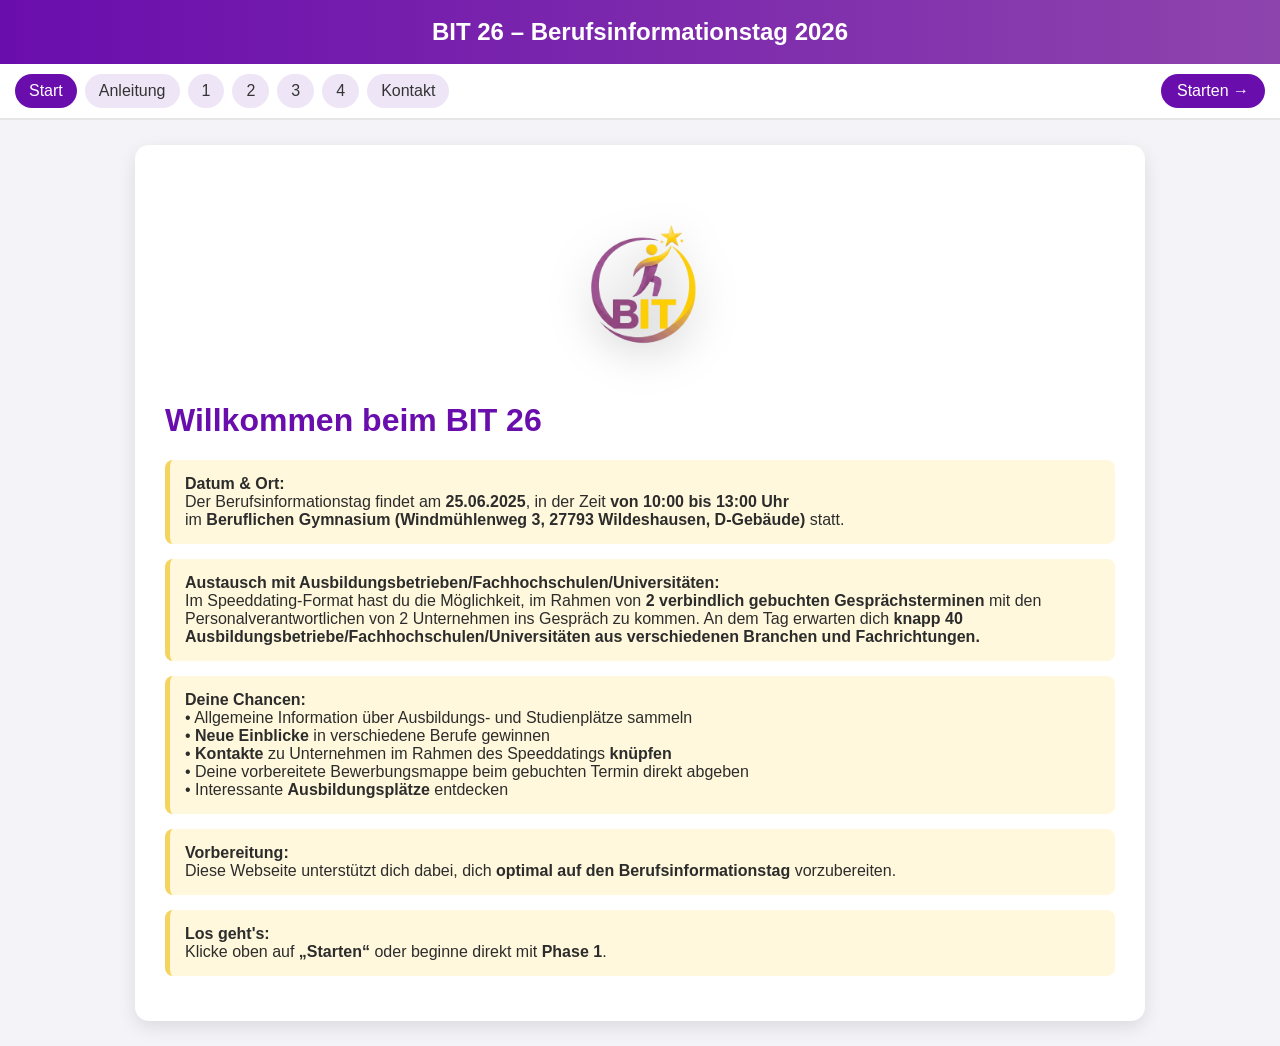
<file: index.html>
<!DOCTYPE html>
<html lang="de">
<head>
<meta charset="UTF-8">
<title>BIT 26 - Start</title>

<link rel="stylesheet" href="style.css">


<link rel="icon" type="image/x-icon" href="./alle logos/BIT.ico">
    
<style>
html {
    scroll-behavior: smooth;
}

body{
    margin:0;
    font-family: Arial, sans-serif;
}

.logo-wrap{
    display:flex;
    justify-content:center;
    margin: 30px 0;
}

.logo{
    width: 250px;
    max-width: 80%;
    height: auto;
    border-radius: 20px;
    filter: drop-shadow(0 10px 20px rgba(0,0,0,0.25));
    transition: transform 0.3s ease;
}

.logo:hover{
    transform: scale(1.05);
}
</style>

<!-- 🔥 SCRIPT für sauberes Seitenverhalten -->
<script defer>
document.addEventListener("DOMContentLoaded", () => {

    // 🔝 Immer nach oben scrollen beim Laden
    window.scrollTo(0, 0);

    // 🔁 Alle Links stabil machen (kein Bug bei mehrfach klicken)
    const links = document.querySelectorAll("a");

    links.forEach(link => {
        link.addEventListener("click", () => {
            document.body.style.pointerEvents = "none"; // verhindert Spam-Klicks
            setTimeout(() => {
                document.body.style.pointerEvents = "auto";
            }, 300);
        });
    });

});
</script>

</head>
<body>

<header>BIT 26 – Berufsinformationstag 2026</header>

<div class="navbar">
    <div class="nav-links">
        <a href="index.html" class="active">Start</a>
        <a href="anleitung.html">Anleitung</a>
        <a href="phase1.html">1</a>
        <a href="phase2.html">2</a>
        <a href="phase3.html">3</a>
        <a href="phase4.html">4</a>
        <a href="kontakt.html">Kontakt</a>
    </div>

    <!-- 👉 WICHTIG: Button bleibt stabil -->
    <a class="next-btn" href="anleitung.html">Starten →</a>
</div>

<div class="container">

<div class="logo-wrap">
    <img src="alle logos/BIT logo.png" alt="BIT Logo.png" class="logo">
</div>

<h1>Willkommen beim BIT 26</h1>

<div class="box">
<strong> Datum & Ort:</strong><br>
Der Berufsinformationstag findet am <strong>25.06.2025</strong>, in der Zeit <strong>von 10:00 bis 13:00 Uhr</strong><br>
im <strong>Beruflichen Gymnasium (Windmühlenweg 3, 27793 Wildeshausen, D-Gebäude)</strong> statt.
</div>

<div class="box">
<strong> Austausch mit Ausbildungsbetrieben/Fachhochschulen/Universitäten:</strong><br>
Im Speeddating-Format hast du die Möglichkeit, im Rahmen von <b>2 verbindlich gebuchten Gesprächsterminen</b> mit den Personalverantwortlichen von 2 Unternehmen ins Gespräch zu kommen. An dem Tag erwarten dich <strong>knapp 40 Ausbildungsbetriebe/Fachhochschulen/Universitäten aus verschiedenen Branchen und Fachrichtungen.</strong><br>
</div>

<div class="box">
<strong> Deine Chancen:</strong><br>
• Allgemeine Information über Ausbildungs- und Studienplätze sammeln<br>
• <b>Neue Einblicke</b> in verschiedene Berufe gewinnen<br>
• <b>Kontakte</b> zu Unternehmen im Rahmen des Speeddatings <b>knüpfen</b><br>
• Deine vorbereitete Bewerbungsmappe beim gebuchten Termin direkt abgeben<br>
• Interessante <strong>Ausbildungsplätze</strong> entdecken
</div>

<div class="box">
<strong> Vorbereitung:</strong><br>
Diese Webseite unterstützt dich dabei, dich <strong>optimal auf den Berufsinformationstag</strong> vorzubereiten.
</div>

<div class="box">
<strong> Los geht's:</strong><br>
Klicke oben auf <strong>„Starten“</strong> oder beginne direkt mit <strong>Phase 1</strong>.
</div>

</div>

</body>
</html>
</file>
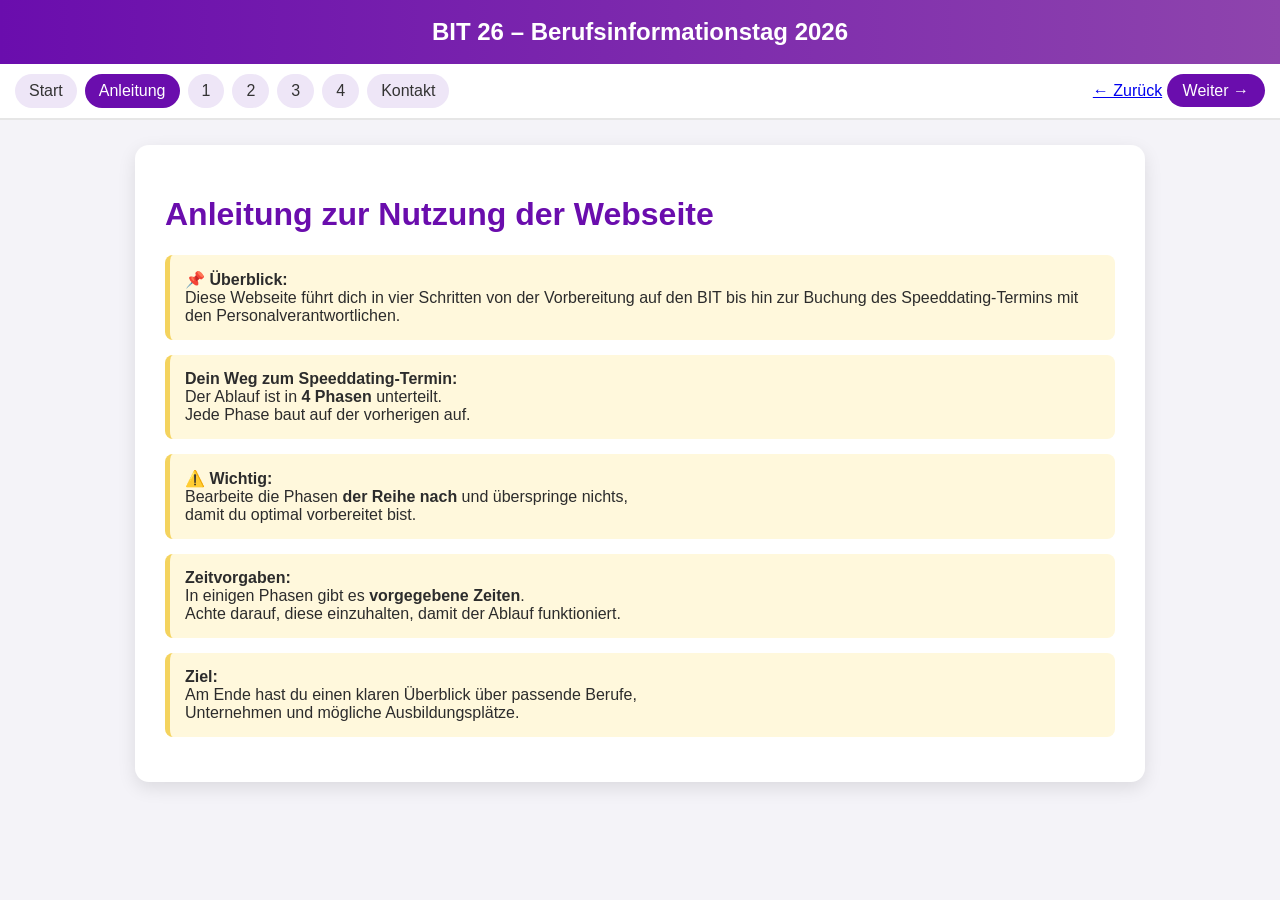
<file: anleitung.html>
<!DOCTYPE html>
<html lang="de">
<head>
<meta charset="UTF-8">
<title>BIT 26 – Anleitung</title>

<link rel="stylesheet" href="style.css">
<link rel="icon" type="image/x-icon" href="./alle logos/BIT.ico">
<style>
html {
    scroll-behavior: smooth;
}

body{
    margin:0;
    font-family: Arial, sans-serif;
}
</style>

<!-- 🔥 SCRIPT für stabiles Klick- & Scrollverhalten -->
<script defer>
document.addEventListener("DOMContentLoaded", () => {

    // 🔝 Immer oben starten
    window.scrollTo(0, 0);

    // 🔁 Schutz gegen mehrfach klicken
    const links = document.querySelectorAll("a");

    links.forEach(link => {
        link.addEventListener("click", () => {
            document.body.style.pointerEvents = "none";
            setTimeout(() => {
                document.body.style.pointerEvents = "auto";
            }, 300);
        });
    });

});
</script>
    
</head>
<body>

<header>BIT 26 – Berufsinformationstag 2026</header>

<div class="navbar">
    <div class="nav-links">
        <a href="index.html">Start</a>
        <a href="anleitung.html" class="active">Anleitung</a>
        <a href="phase1.html">1</a>
        <a href="phase2.html">2</a>
        <a href="phase3.html">3</a>
        <a href="phase4.html">4</a>
        <a href="kontakt.html">Kontakt</a>
    </div>

    <!-- 👉 Navigation verbessert -->
    <div class="nav-actions">
        <a class="back-btn" href="index.html">← Zurück</a>
        <a class="next-btn" href="phase1.html">Weiter →</a>
    </div>
</div>

<div class="container">

<h1>Anleitung zur Nutzung der Webseite</h1>

<div class="box">
<strong>📌 Überblick:</strong><br>
Diese Webseite führt dich in vier Schritten von der Vorbereitung auf den BIT bis hin zur Buchung des Speeddating-Termins mit den Personalverantwortlichen.
</div>

<div class="box">
<strong>Dein Weg zum Speeddating-Termin:</strong><br>
Der Ablauf ist in <strong>4 Phasen</strong> unterteilt.<br>
Jede Phase baut auf der vorherigen auf.
</div>

<div class="box">
<strong>⚠️ Wichtig:</strong><br>
Bearbeite die Phasen <strong>der Reihe nach</strong> und überspringe nichts,<br>
damit du optimal vorbereitet bist.
</div>

<div class="box">
<strong>Zeitvorgaben:</strong><br>
In einigen Phasen gibt es <strong>vorgegebene Zeiten</strong>.<br>
Achte darauf, diese einzuhalten, damit der Ablauf funktioniert.
</div>

<div class="box">
<strong>Ziel:</strong><br>
Am Ende hast du einen klaren Überblick über passende Berufe,<br>
Unternehmen und mögliche Ausbildungsplätze.
</div>

</div>

</body>
</html>
</file>
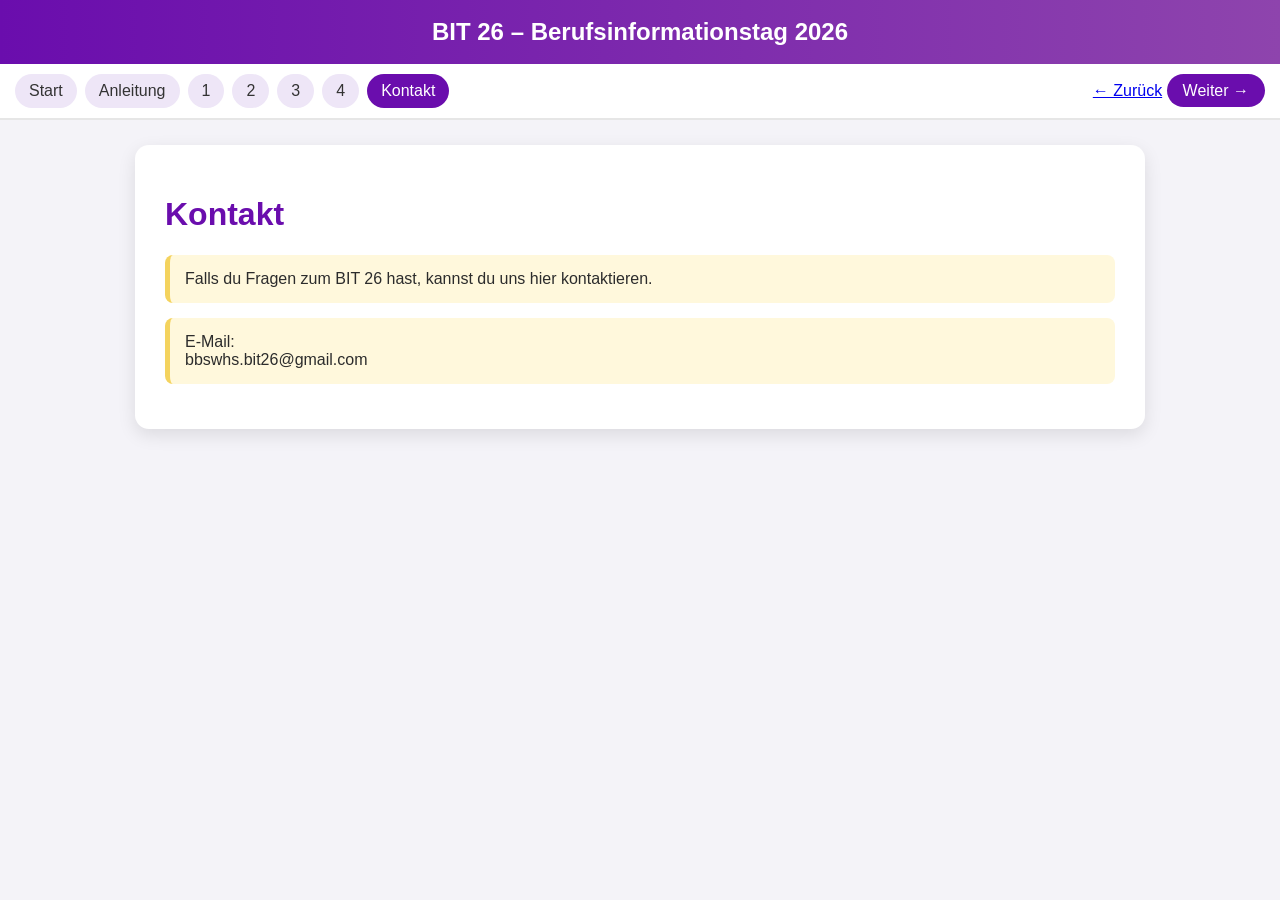
<file: kontakt.html>
<!DOCTYPE html>
<html lang="de">
<head>
<meta charset="UTF-8">
<title>BIT 26 – Kontakt</title>

<link rel="stylesheet" href="style.css">
<link rel="icon" type="image/x-icon" href="./alle logos/BIT.ico">
<style>
html {
    scroll-behavior: smooth;
}

body{
    margin:0;
    font-family: Arial, sans-serif;
}

textarea{
    padding:10px;
    border-radius:10px;
    border:1px solid #ccc;
    resize: vertical;
}
</style>

<script defer>
document.addEventListener("DOMContentLoaded", () => {

    window.scrollTo(0, 0);

    const links = document.querySelectorAll("a");

    links.forEach(link => {
        link.addEventListener("click", () => {
            document.body.style.pointerEvents = "none";
            setTimeout(() => {
                document.body.style.pointerEvents = "auto";
            }, 300);
        });
    });

});
</script>

</head>
<body>

<header>BIT 26 – Berufsinformationstag 2026</header>

<div class="navbar">
    <div class="nav-links">
        <a href="index.html">Start</a>
        <a href="anleitung.html">Anleitung</a>
        <a href="phase1.html">1</a>
        <a href="phase2.html">2</a>
        <a href="phase3.html">3</a>
        <a href="phase4.html">4</a>
        <a href="kontakt.html" class="active">Kontakt</a>
    </div>

    <div class="nav-actions">
        <a class="back-btn" href="phase4.html">← Zurück</a>
        <a class="next-btn" href="index.html">Weiter →</a>
    </div>
</div>

<div class="container">

<h1>Kontakt</h1>

<div class="box">
Falls du Fragen zum BIT 26 hast, kannst du uns hier kontaktieren.
</div>

<div class="box">
E-Mail:<br>
bbswhs.bit26@gmail.com
</div>

</form>

</div>

</div>

</body>
</html>
</file>
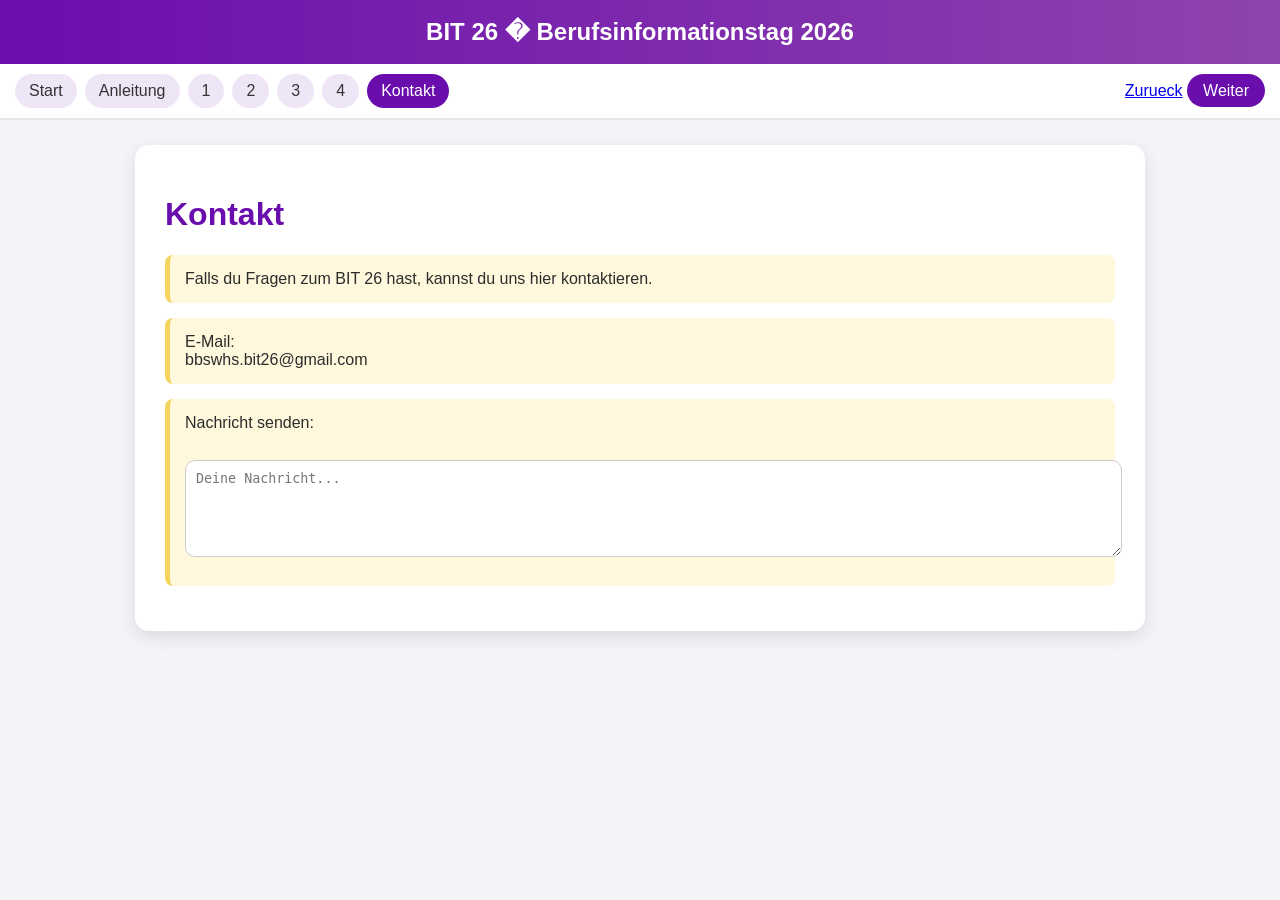
<file: kontakt2.html>
<!DOCTYPE html>
<html lang="de">
<head>
<meta charset="UTF-8">
<title>BIT 26 - Kontakt</title>

<link rel="stylesheet" href="style.css">

<style>
html {
    scroll-behavior: smooth;
}

body{
    margin:0;
    font-family: Arial, sans-serif;
}

textarea{
    padding:10px;
    border-radius:10px;
    border:1px solid #ccc;
    resize: vertical;
}
</style>

<script defer>
document.addEventListener("DOMContentLoaded", () => {

    window.scrollTo(0, 0);

    const links = document.querySelectorAll("a");

    links.forEach(link => {
        link.addEventListener("click", () => {
            document.body.style.pointerEvents = "none";
            setTimeout(() => {
                document.body.style.pointerEvents = "auto";
            }, 300);
        });
    });

});
</script>

</head>
<body>

<header>BIT 26 � Berufsinformationstag 2026</header>

<div class="navbar">
    <div class="nav-links">
        <a href="index.html">Start</a>
        <a href="anleitung.html">Anleitung</a>
        <a href="phase1.html">1</a>
        <a href="phase2.html">2</a>
        <a href="phase3.html">3</a>
        <a href="phase4.html">4</a>
        <a href="kontakt.html" class="active">Kontakt</a>
    </div>

    <div class="nav-actions">
        <a class="back-btn" href="phase4.html">Zurueck</a>
        <a class="next-btn" href="index.html">Weiter</a>
    </div>
</div>

<div class="container">

<h1>Kontakt</h1>

<div class="box">
Falls du Fragen zum BIT 26 hast, kannst du uns hier kontaktieren.
</div>

<div class="box">
E-Mail:<br>
bbswhs.bit26@gmail.com
</div>

<div class="box">
Nachricht senden:<br><br>

<form onsubmit="return false;">
<textarea rows="5" style="width:100%;" placeholder="Deine Nachricht..."></textarea>
</form>

</div>

</div>

</body>
</html>
</file>
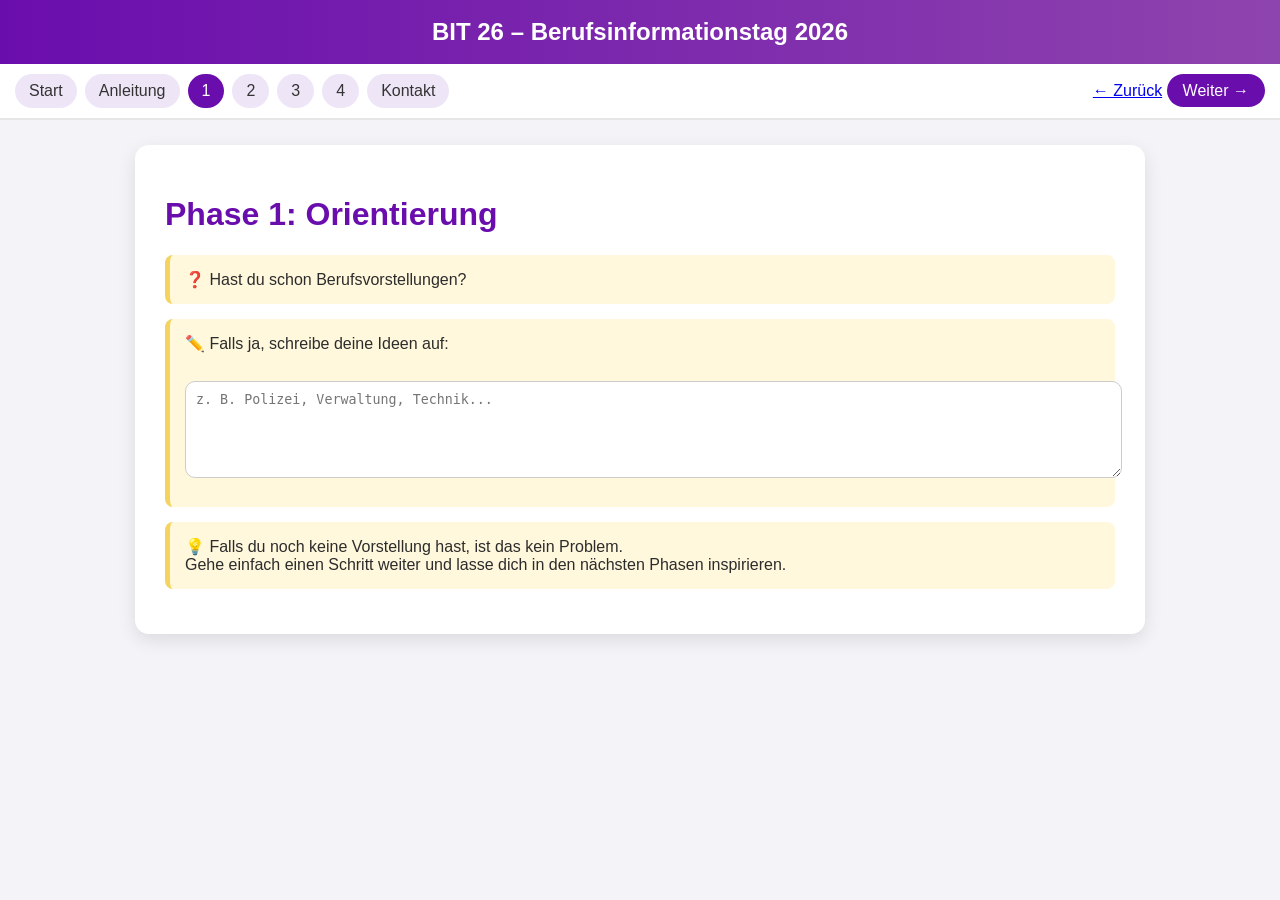
<file: phase1.html>
<!DOCTYPE html>
<html lang="de">
<head>
<meta charset="UTF-8">
<title>BIT 26 – Phase 1</title>

<link rel="stylesheet" href="style.css">
<link rel="icon" type="image/x-icon" href="./alle logos/BIT.ico">
<style>
html {
    scroll-behavior: smooth;
}

body{
    margin:0;
    font-family: Arial, sans-serif;
}

textarea{
    padding:10px;
    border-radius:10px;
    border:1px solid #ccc;
    resize: vertical;
}
</style>

<!-- 🔥 SCRIPT -->
<script defer>
document.addEventListener("DOMContentLoaded", () => {

    // 🔝 Immer oben starten
    window.scrollTo(0, 0);

    // 🔁 Klick-Schutz
    const links = document.querySelectorAll("a");

    links.forEach(link => {
        link.addEventListener("click", () => {
            document.body.style.pointerEvents = "none";
            setTimeout(() => {
                document.body.style.pointerEvents = "auto";
            }, 300);
        });
    });

});
</script>

</head>
<body>

<header>BIT 26 – Berufsinformationstag 2026</header>

<div class="navbar">
    <div class="nav-links">
        <a href="index.html">Start</a>
        <a href="anleitung.html">Anleitung</a>
        <a href="phase1.html" class="active">1</a>
        <a href="phase2.html">2</a>
        <a href="phase3.html">3</a>
        <a href="phase4.html">4</a>
        <a href="kontakt.html">Kontakt</a>
    </div>

    <!-- 👉 RICHTIGE Navigation -->
    <div class="nav-actions">
        <a class="back-btn" href="anleitung.html">← Zurück</a>
        <a class="next-btn" href="phase2.html">Weiter →</a>
    </div>
</div>

<div class="container">

<h1>Phase 1: Orientierung</h1>

<div class="box">
❓ Hast du schon Berufsvorstellungen?
</div>

<div class="box">
✏️ Falls ja, schreibe deine Ideen auf:
<br><br>

<form onsubmit="return false;">
<textarea rows="5" style="width:100%;" placeholder="z. B. Polizei, Verwaltung, Technik..."></textarea>
</form>
</div>

<div class="box">
💡 Falls du noch keine Vorstellung hast, ist das kein Problem.<br>
Gehe einfach einen Schritt weiter und lasse dich in den nächsten Phasen inspirieren.
</div>

</div>

</body>
</html>
</file>
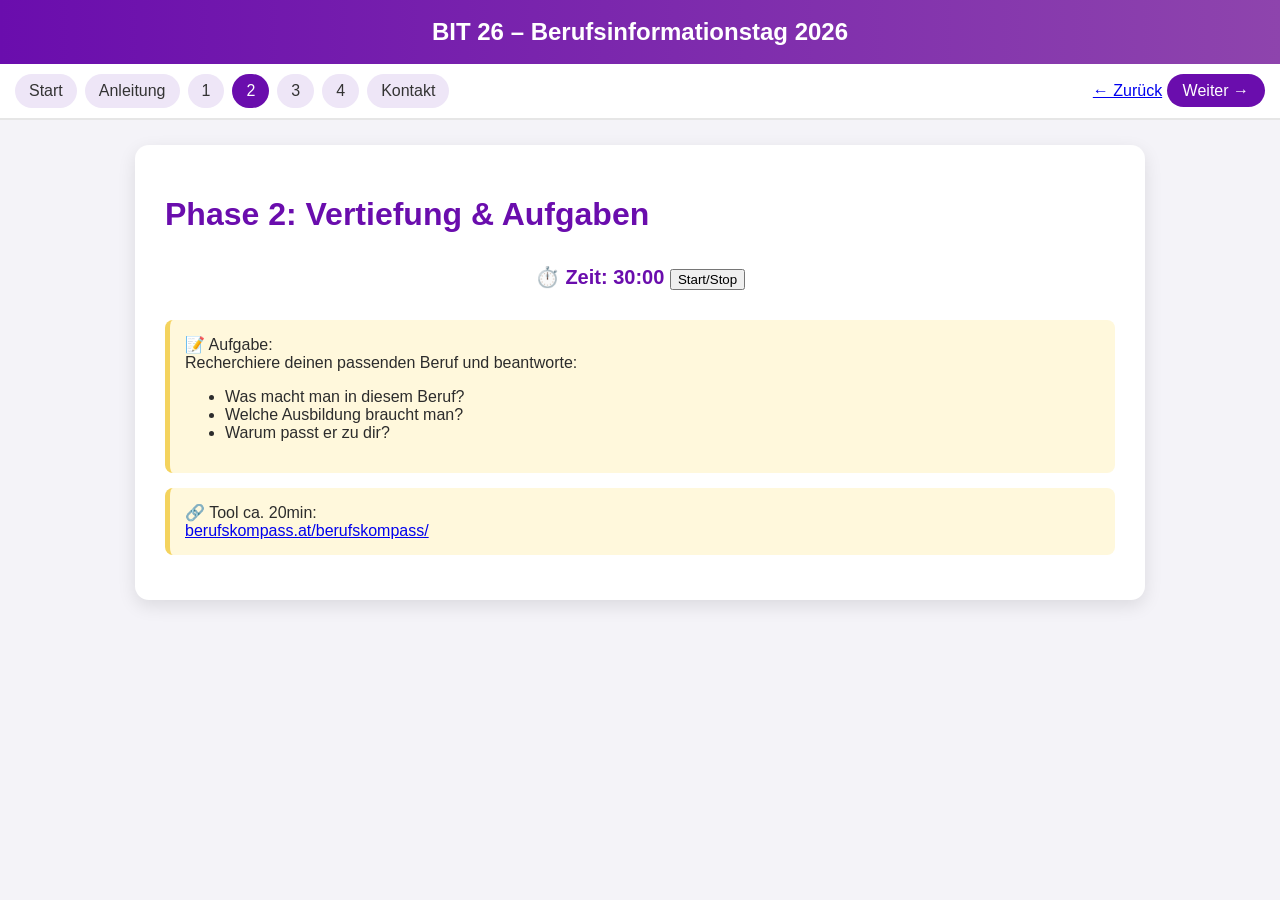
<file: phase2.html>
<!DOCTYPE html>
<html lang="de">
<head>
<meta charset="UTF-8">
<title>BIT 26 - Phase 2</title>

<link rel="stylesheet" href="style.css">
<link rel="icon" type="image/x-icon" href="./alle logos/BIT.ico">
<style>
html {
    scroll-behavior: smooth;
}

body{
    margin:0;
    font-family: Arial, sans-serif;
}

/* ✅ TIMER IDENTISCH WIE PHASE 3 */
.timer{
    text-align:center;
    margin:20px;
    font-size:20px;
}
</style>

</head>

<body>

<header>BIT 26 – Berufsinformationstag 2026</header>

<div class="navbar">
    <div class="nav-links">
        <a href="index.html">Start</a>
        <a href="anleitung.html">Anleitung</a>
        <a href="phase1.html">1</a>
        <a href="phase2.html" class="active">2</a>
        <a href="phase3.html">3</a>
        <a href="phase4.html">4</a>
        <a href="kontakt.html">Kontakt</a>
    </div>

    <!-- ✅ WIE ALLE ANDEREN SEITEN -->
    <div class="nav-actions">
        <a class="back-btn" href="phase1.html">← Zurück</a>
        <a class="next-btn" href="phase3.html">Weiter →</a>
    </div>
</div>

<div class="container">

<h1>Phase 2: Vertiefung & Aufgaben</h1>

<!-- TIMER (GLEICH POSITION WIE PHASE 3) -->
<div class="timer">
    ⏱️ Zeit: <span id="time">30:00</span>
    <button onclick="toggleTimer()">Start/Stop</button>
</div>

<div class="box">
📝 Aufgabe:<br>
Recherchiere deinen passenden Beruf und beantworte:
<ul>
<li>Was macht man in diesem Beruf?</li>
<li>Welche Ausbildung braucht man?</li>
<li>Warum passt er zu dir?</li>
</ul>
</div>

<div class="box">
🔗 Tool ca. 20min:<br>
<a href="https://www.berufskompass.at/berufskompass/" target="_blank">
berufskompass.at/berufskompass/
</a>
</div>

</div>

<script>
let totalTime = 30 * 60;
let timeLeft = totalTime;
let running = false;

function formatTime(seconds){
    let min = Math.floor(seconds / 60);
    let sec = seconds % 60;
    return `${min}:${sec < 10 ? "0" : ""}${sec}`;
}

function toggleTimer(){
    running = !running;
}

setInterval(()=>{
    if(running && timeLeft > 0){
        timeLeft--;
        document.getElementById("time").innerText = formatTime(timeLeft);
    }

    if(timeLeft === 0){
        running = false;
        document.getElementById("time").innerText = "Zeit abgelaufen!";
    }
},1000);
</script>

</body>
</html>
</file>
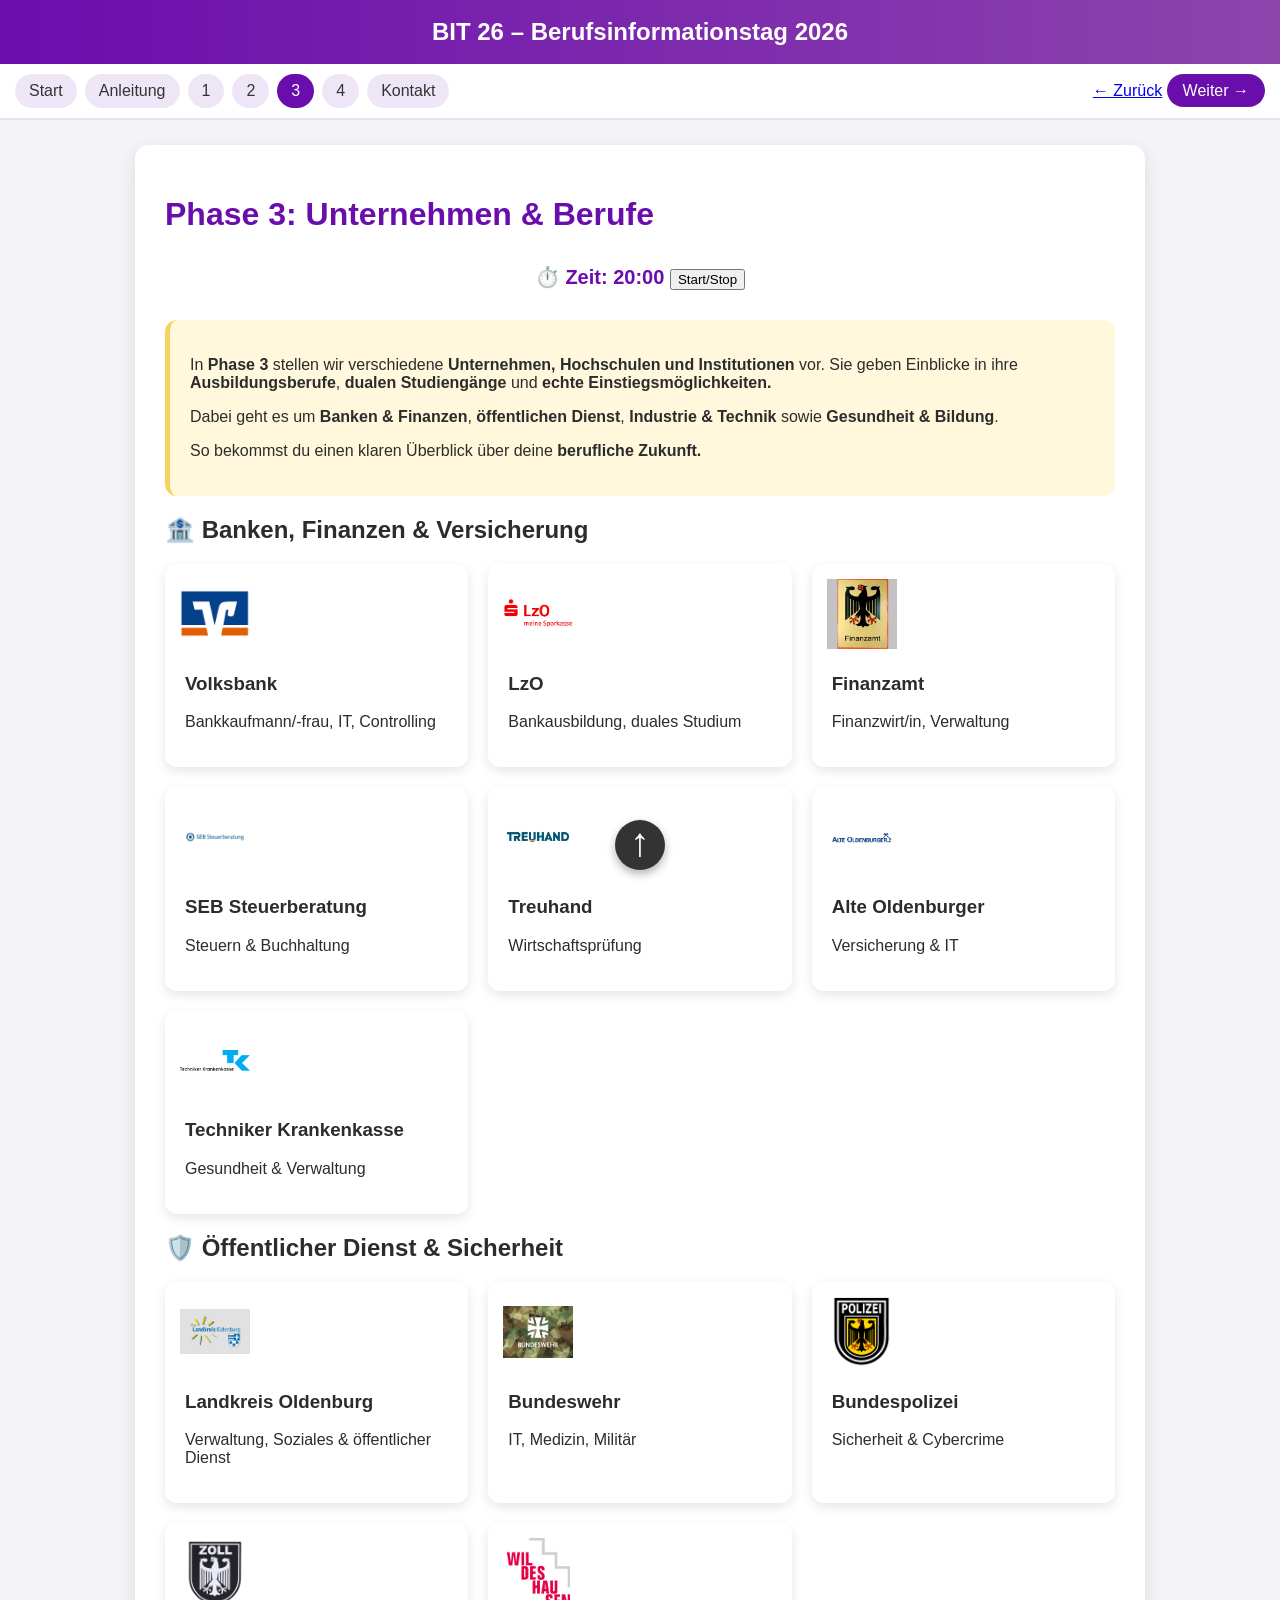
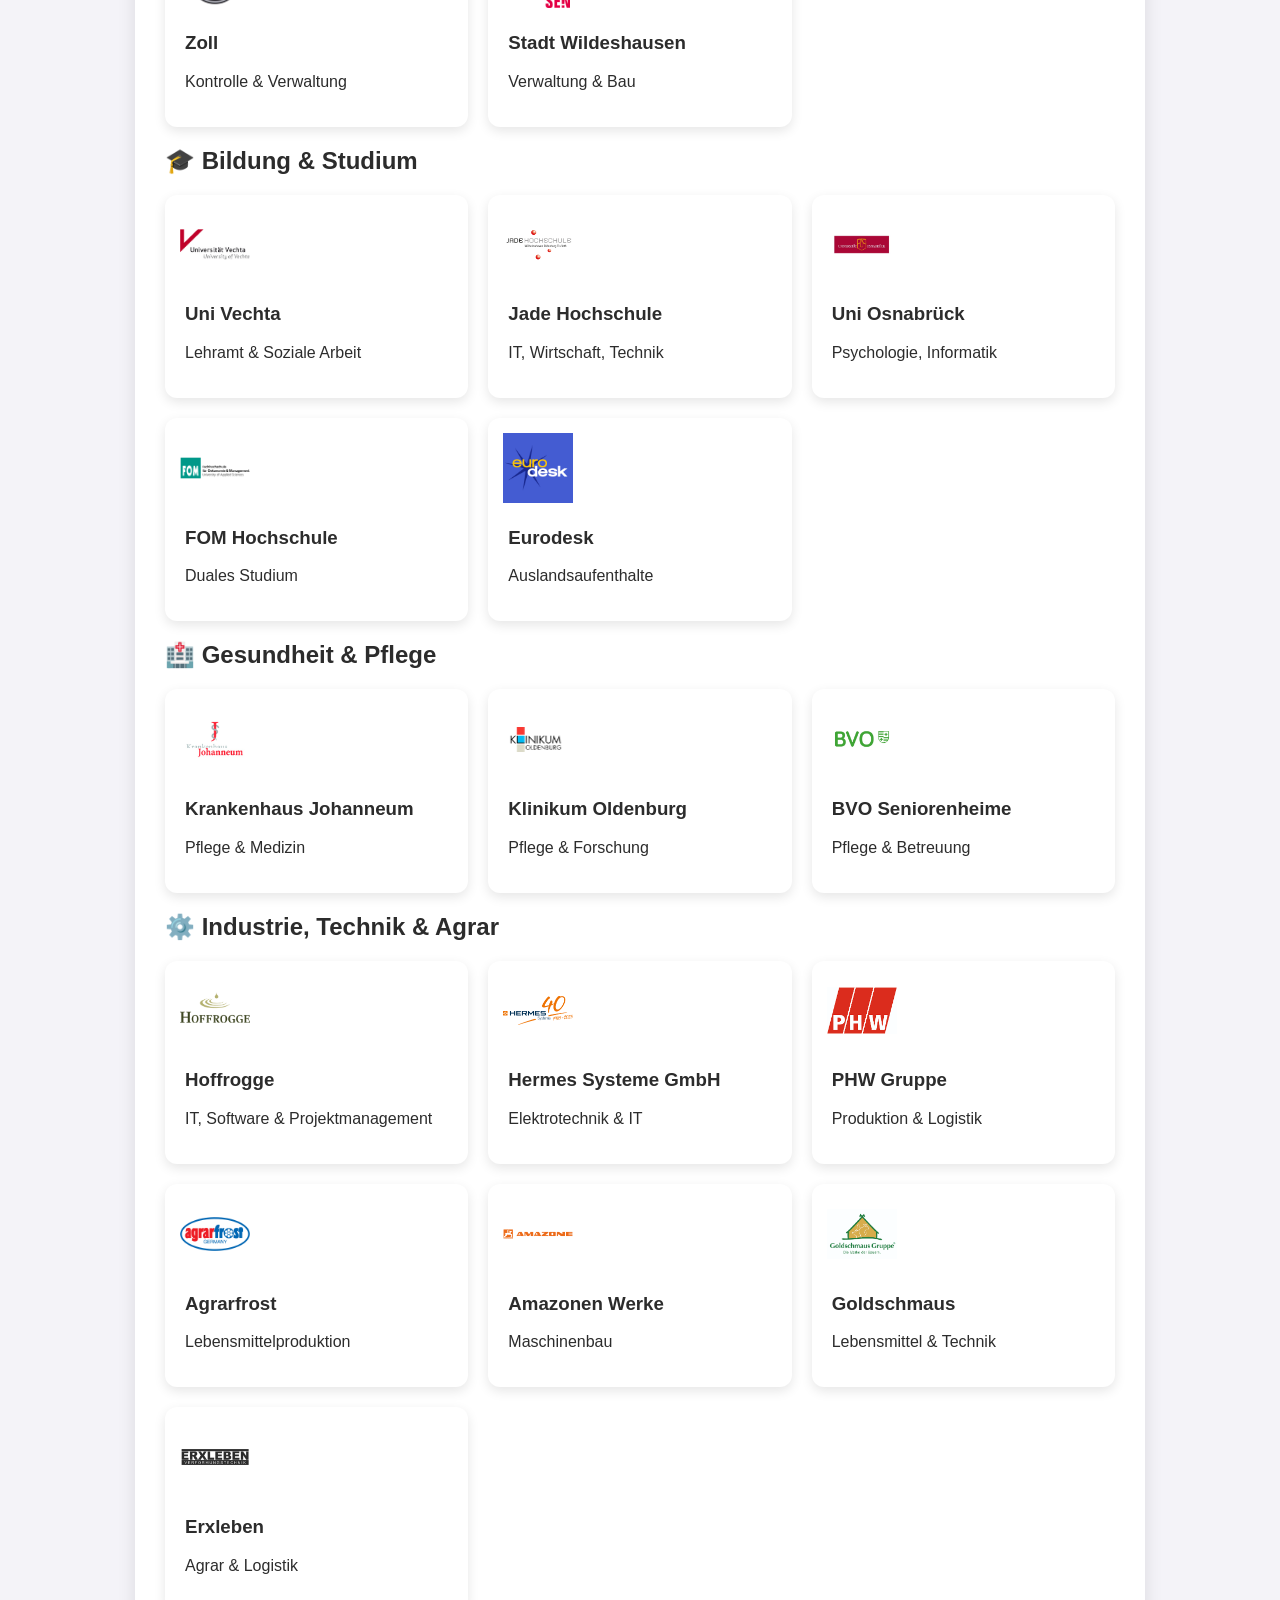
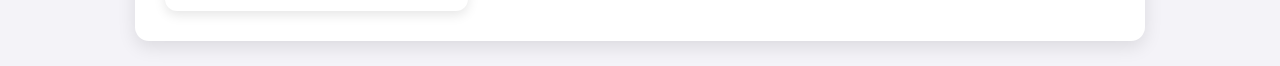
<file: phase3.html>
<!DOCTYPE html>
<html lang="de">
<head>
<meta charset="UTF-8">
<title>BIT 26 - Phase 3</title>
<link rel="stylesheet" href="style.css">
<link rel="icon" type="image/x-icon" href="./alle logos/BIT.ico">
<style>
html {
    scroll-behavior: smooth;
}

body{
    margin:0;
    font-family: Arial, sans-serif;
}

/* ✅ TIMER SO WIE DU IHN HATTEN WOLLTEST */
.timer{
    text-align:center;
    margin:20px;
    font-size:20px;
}

/* ✅ BOXEN BLEIBEN GLEICH */
.company-box{
    position:relative;
    padding-top:90px;
    min-height:180px;
    box-sizing:border-box;
}

/* ✅ BILDER IMMER OBEN LINKS + GLEICHE GRÖSSE */
.company-box .logo{
    position:absolute;
    top:15px;
    left:15px;

    width:70px;
    height:70px;

    object-fit:contain;
    display:block;
}
</style>

</head>

<body>

<header>BIT 26 – Berufsinformationstag 2026</header>

<div class="navbar">
    <div class="nav-links">
        <a href="index.html">Start</a>
        <a href="anleitung.html">Anleitung</a>
        <a href="phase1.html">1</a>
        <a href="phase2.html">2</a>
        <a href="phase3.html" class="active">3</a>
        <a href="phase4.html">4</a>
        <a href="kontakt.html">Kontakt</a>
    </div>

    <!-- ✅ WIE ORIGINAL: ZURÜCK + WEITER -->
    <div class="nav-actions">
        <a class="back-btn" href="phase2.html">← Zurück</a>
        <a class="next-btn" href="phase4.html">Weiter →</a>
    </div>
</div>

<div class="container">

<h1>Phase 3: Unternehmen & Berufe</h1>

<!-- TIMER (UNVERÄNDERT WIE DEIN ORIGINAL) -->
<div class="timer">
    ⏱️ Zeit: <span id="time">20:00</span>
    <button onclick="toggleTimer()">Start/Stop</button>
</div>

<!-- EINLEITUNG -->
<div class="intro-box">

<p>
In <b>Phase 3</b> stellen wir verschiedene <b>Unternehmen, Hochschulen und Institutionen</b> vor. 
Sie geben Einblicke in ihre <b>Ausbildungsberufe</b>, <b>dualen Studiengänge</b> und <b>echte Einstiegsmöglichkeiten.</b>
</p>

<p>
Dabei geht es um <b>Banken & Finanzen</b>, <b>öffentlichen Dienst</b>, <b>Industrie & Technik</b> sowie <b>Gesundheit & Bildung</b>.
</p>

<p>
So bekommst du einen klaren Überblick über deine <b>berufliche Zukunft.</b>
</p>

</div>

<!-- BANKEN & FINANZEN -->
<h2>🏦 Banken, Finanzen & Versicherung</h2>
<div class="company-grid">

<div class="company-box"><img src="alle logos/Volksbank_Logo.svg.png" class="logo"><h3>Volksbank</h3><p>Bankkaufmann/-frau, IT, Controlling</p></div>

<div class="company-box"><img src="alle logos/3. LzO-Logo_meineSparkasse_Rot_rgb-Kopie - Kopie.png" class="logo"><h3>LzO</h3><p>Bankausbildung, duales Studium</p></div>

<div class="company-box"><img src="alle logos/finanzamt.jpg" class="logo"><h3>Finanzamt</h3><p>Finanzwirt/in, Verwaltung</p></div>

<div class="company-box"><img src="alle logos/seb.jpg" class="logo"><h3>SEB Steuerberatung</h3><p>Steuern & Buchhaltung</p></div>

<div class="company-box"><img src="alle logos/treuhand.png" class="logo"><h3>Treuhand</h3><p>Wirtschaftsprüfung</p></div>

<div class="company-box"><img src="alle logos/18. Logo_Alte-Oldenburger.png" class="logo"><h3>Alte Oldenburger</h3><p>Versicherung & IT</p></div>

<div class="company-box"><img src="alle logos/21. Technikerkrankenkasse-logo.svg.png" class="logo"><h3>Techniker Krankenkasse</h3><p>Gesundheit & Verwaltung</p></div>

</div>

<!-- ÖFFENTLICHER DIENST -->
<h2>🛡️ Öffentlicher Dienst & Sicherheit</h2>
<div class="company-grid">

<div class="company-box"><img src="alle logos/landkreis.png" class="logo"><h3>Landkreis Oldenburg</h3><p>Verwaltung, Soziales & öffentlicher Dienst</p></div>
    
<div class="company-box"><img src="alle logos/4. bundeswehr-corporate-design.jpg" class="logo"><h3>Bundeswehr</h3><p>IT, Medizin, Militär</p></div>

<div class="company-box"><img src="alle logos/25. Federal_Police_Patch.svg.png" class="logo"><h3>Bundespolizei</h3><p>Sicherheit & Cybercrime</p></div>

<div class="company-box"><img src="alle logos/6. s-l1200.jpg" class="logo"><h3>Zoll</h3><p>Kontrolle & Verwaltung</p></div>

<div class="company-box"><img src="alle logos/19. logo_der_stadt_wildeshausen-fe1b602d7d2e15cc5c693ce4c8bca3f1-0.jpg" class="logo"><h3>Stadt Wildeshausen</h3><p>Verwaltung & Bau</p></div>

</div>

<!-- BILDUNG -->
<h2>🎓 Bildung & Studium</h2>
<div class="company-grid">

<div class="company-box"><img src="alle logos/7. Logo_Uni_Vechta-neu.png" class="logo"><h3>Uni Vechta</h3><p>Lehramt & Soziale Arbeit</p></div>

<div class="company-box"><img src="alle logos/8. hs-jade-hochschule-wilhelmshaven-oldenburg-elsfleth-studienort-oldenburg-jadehs-logo-logo-default.png" class="logo"><h3>Jade Hochschule</h3><p>IT, Wirtschaft, Technik</p></div>

<div class="company-box"><img src="alle logos/9. Logo-Uni-Osnabrueck.jpg" class="logo"><h3>Uni Osnabrück</h3><p>Psychologie, Informatik</p></div>

<div class="company-box"><img src="alle logos/fom.png" class="logo"><h3>FOM Hochschule</h3><p>Duales Studium</p></div>

<div class="company-box"><img src="alle logos/1. ED Social Media Logo 3.png" class="logo"><h3>Eurodesk</h3><p>Auslandsaufenthalte</p></div>

</div>

<!-- GESUNDHEIT -->
<h2>🏥 Gesundheit & Pflege</h2>
<div class="company-grid">

<div class="company-box"><img src="alle logos/14. krankenhaus_johanneum_wildeshausen_logo.jfif" class="logo"><h3>Krankenhaus Johanneum</h3><p>Pflege & Medizin</p></div>

<div class="company-box"><img src="alle logos/20. NOW_LOGO_Oldenburg.png" class="logo"><h3>Klinikum Oldenburg</h3><p>Pflege & Forschung</p></div>

<div class="company-box"><img src="alle logos/bvo.jpg" class="logo"><h3>BVO Seniorenheime</h3><p>Pflege & Betreuung</p></div>

</div>

<!-- INDUSTRIE -->
<h2>⚙️ Industrie, Technik & Agrar</h2>
<div class="company-grid">

<div class="company-box"><img src="alle logos/hoffrogge.png" class="logo"><h3>Hoffrogge</h3><p>IT, Software & Projektmanagement</p></div>
<div class="company-box"><img src="alle logos/10. 40_Jahre_Logo_rgb.png" class="logo"><h3>Hermes Systeme GmbH</h3><p>Elektrotechnik & IT</p></div>

<div class="company-box"><img src="alle logos/11. Logo-PHW.png" class="logo"><h3>PHW Gruppe</h3><p>Produktion & Logistik</p></div>

<div class="company-box"><img src="alle logos/12. agrarfrost logo.png" class="logo"><h3>Agrarfrost</h3><p>Lebensmittelproduktion</p></div>

<div class="company-box"><img src="alle logos/13. Amazonen-Werke_logo.svg.png" class="logo"><h3>Amazonen Werke</h3><p>Maschinenbau</p></div>

<div class="company-box"><img src="alle logos/23. 4e6b1d7490d02194fc89ba217c6c454a07102486.jpeg" class="logo"><h3>Goldschmaus</h3><p>Lebensmittel & Technik</p></div>

<div class="company-box"><img src="alle logos/erxleben.png" class="logo"><h3>Erxleben</h3><p>Agrar & Logistik</p></div>

</div>

</div>

<!-- Der Button -->
<a href="#top" id="backToTop" title="Nach oben">
  &#8593;
</a>

<style>
  #backToTop {
    /* Positionierung */
    position: fixed;
    bottom: 30px;         /* Abstand vom unteren Rand */
    left: 50%;            /* Startet bei 50% der Breite */
    transform: translateX(-50%); /* Zieht den Button um die eigene Hälfte zurück -> exakt mittig */
    z-index: 1000;        /* Immer im Vordergrund */

    /* Größe und Form */
    font-size: 40px;      /* Macht den Pfeil schön groß */
    width: 50px;          /* Feste Breite für einen perfekten Kreis */
    height: 50px;         /* Feste Höhe */
    line-height: 45px;    /* Zentriert den Pfeil vertikal im Kreis */
    text-align: center;   /* Zentriert den Pfeil horizontal */
    
    /* Design */
    background-color: #333; /* Dunkler Hintergrund */
    color: white;           /* Weißer Pfeil */
    text-decoration: none;  /* Entfernt Unterstreichung */
    border-radius: 50%;     /* Macht den Button kreisrund */
    box-shadow: 0 4px 10px rgba(0,0,0,0.3); /* Dezenter Schatten */
    
    transition: all 0.3s ease; /* Weicher Übergang bei Hover */
  }

  #backToTop:hover {
    background-color: red;  /* Wird rot beim Drüberfahren */
    transform: translateX(-50%) scale(1.1); /* Wird leicht größer beim Hover */
  }

  /* Sorgt für sanftes Hochgleiten statt Springen */
  html {
    scroll-behavior: smooth;
  }
</style>

<script>
let totalTime = 20 * 60;
let timeLeft = totalTime;
let running = false;

function formatTime(seconds){
    let min = Math.floor(seconds / 60);
    let sec = seconds % 60;
    return `${min}:${sec < 10 ? "0" : ""}${sec}`;
}

function toggleTimer(){
    running = !running;
}

setInterval(()=>{
    if(running && timeLeft > 0){
        timeLeft--;
        document.getElementById("time").innerText = formatTime(timeLeft);
    }

    if(timeLeft === 0){
        running = false;
        document.getElementById("time").innerText = "Zeit abgelaufen!";
    }
},1000);
</script>

</body>
</html>
</file>
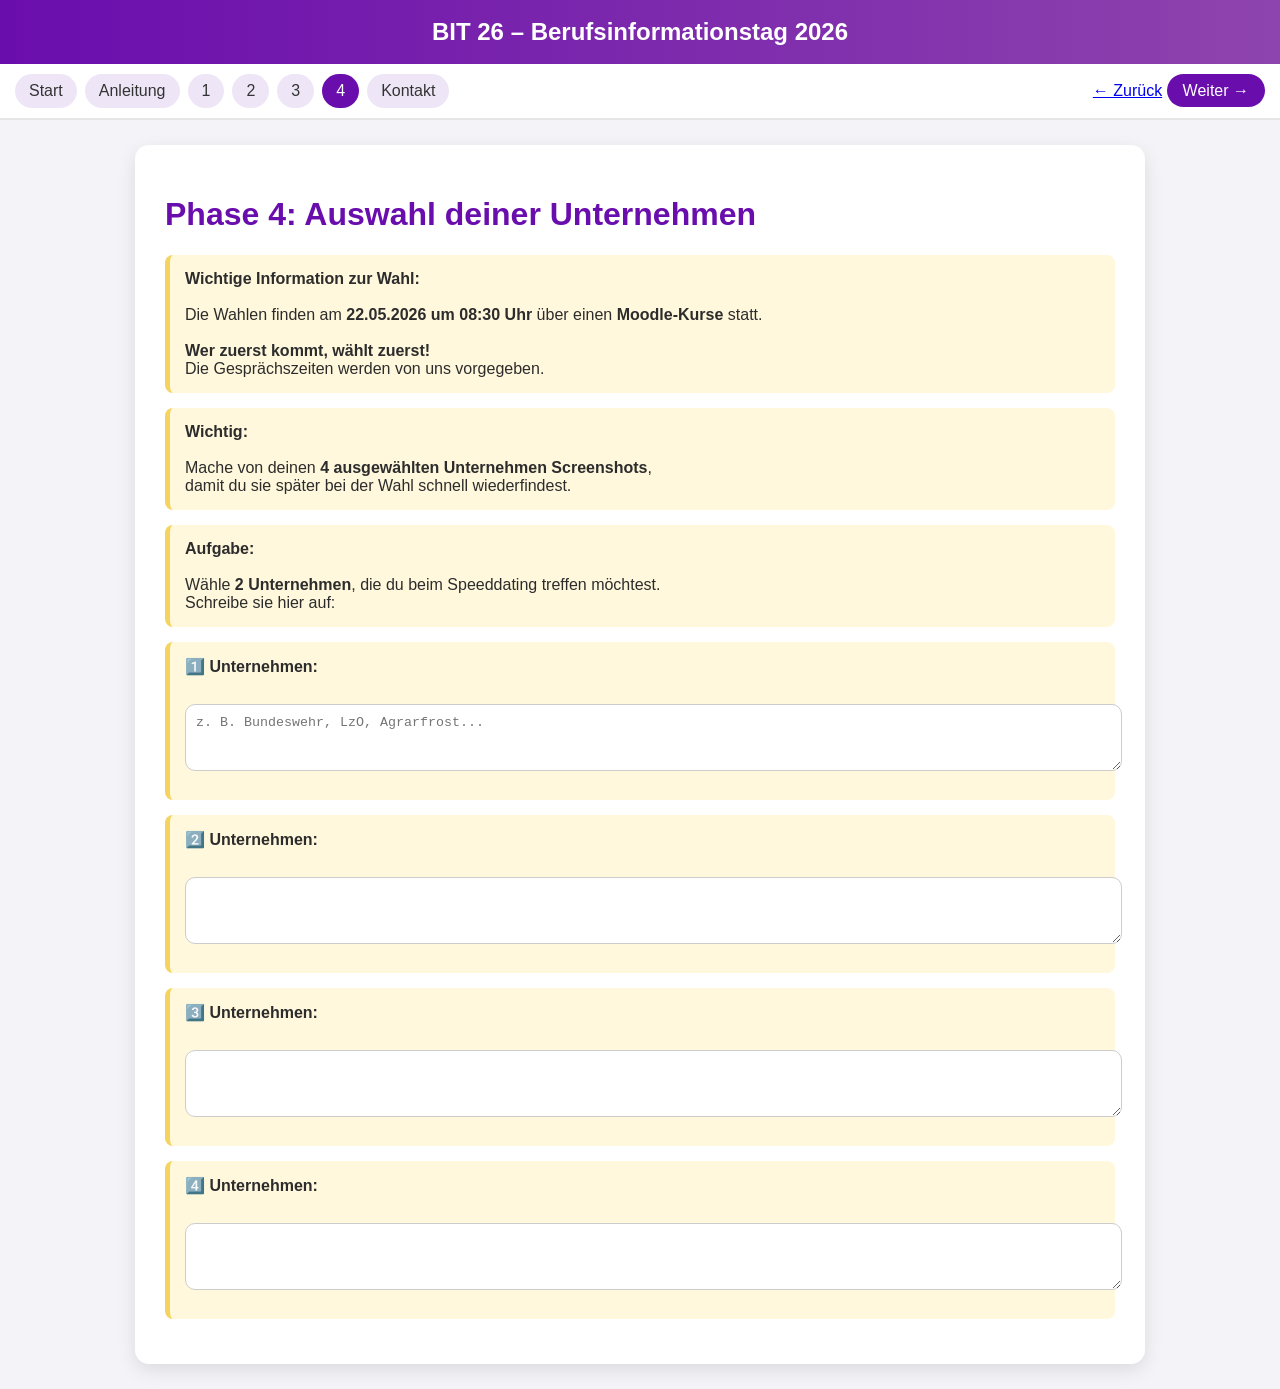
<file: phase4.html>
<!DOCTYPE html>
<html lang="de">
<head>
<meta charset="UTF-8">
<title>BIT 26 - Phase 4</title>

<link rel="stylesheet" href="style.css">
<link rel="icon" type="image/x-icon" href="./alle logos/BIT.ico">
<style>
html {
    scroll-behavior: smooth;
}

body{
    margin:0;
    font-family: Arial, sans-serif;
}

textarea{
    width:100%;
    padding:10px;
    border-radius:10px;
    border:1px solid #ccc;
    resize: vertical;
}
</style>

<!-- 🔥 GLOBAL SCRIPT -->
<script defer>
document.addEventListener("DOMContentLoaded", () => {

    // 🔝 Immer oben starten
    window.scrollTo({ top: 0, behavior: "instant" });

    // 🔁 Klick-Schutz
    const links = document.querySelectorAll("a");

    links.forEach(link => {
        link.addEventListener("click", () => {
            document.body.style.pointerEvents = "none";
            setTimeout(() => {
                document.body.style.pointerEvents = "auto";
            }, 300);
        });
    });

});
</script>

</head>

<body>

<header>BIT 26 – Berufsinformationstag 2026</header>

<div class="navbar">
    <div class="nav-links">
        <a href="index.html">Start</a>
        <a href="anleitung.html">Anleitung</a>
        <a href="phase1.html">1</a>
        <a href="phase2.html">2</a>
        <a href="phase3.html">3</a>
        <a href="phase4.html" class="active">4</a>
        <a href="kontakt.html">Kontakt</a>
    </div>

    <div class="nav-actions">
        <a class="back-btn" href="phase3.html">← Zurück</a>
        <a class="next-btn" href="kontakt.html">Weiter →</a>
    </div>
</div>

<div class="container">

<h1>Phase 4: Auswahl deiner Unternehmen</h1>

<!-- WICHTIG INFO -->
<div class="box">
<strong> Wichtige Information zur Wahl:</strong><br><br>
Die Wahlen finden am <strong>22.05.2026 um 08:30 Uhr</strong> über einen <strong>Moodle-Kurse</strong> statt.<br><br>
<strong>Wer zuerst kommt, wählt zuerst!</strong><br>
Die Gesprächszeiten werden von uns vorgegeben.
</div>

<!-- SCREENSHOT INFO -->
<div class="box">
<strong>Wichtig:</strong><br><br>
Mache von deinen <strong>4 ausgewählten Unternehmen Screenshots</strong>,<br>
damit du sie später bei der Wahl schnell wiederfindest.
</div>

<!-- AUFGABE -->
<div class="box">
<strong>Aufgabe:</strong><br><br>
Wähle <strong>2 Unternehmen</strong>, die du beim Speeddating treffen möchtest.<br>
Schreibe sie hier auf:
</div>

<!-- 4 EINGABEFELDER -->

<div class="box">
<strong>1️⃣ Unternehmen:</strong><br><br>
<textarea rows="3" placeholder="z. B. Bundeswehr, LzO, Agrarfrost..."></textarea>
</div>

<div class="box">
<strong>2️⃣ Unternehmen:</strong><br><br>
<textarea rows="3"></textarea>
</div>

<div class="box">
<strong>3️⃣ Unternehmen:</strong><br><br>
<textarea rows="3"></textarea>
</div>

<div class="box">
<strong>4️⃣ Unternehmen:</strong><br><br>
<textarea rows="3"></textarea>
</div>

</div>

</body>
</html>
</file>
<file: style.css>
body {
    font-family: 'Segoe UI', Arial, sans-serif;
    margin: 0;
    background: #f4f3f8;
    color: #2c2c2c;
}

/* HEADER */
header {
    background: linear-gradient(90deg, #6a0dad, #8e44ad);
    color: white;
    padding: 18px;
    text-align: center;
    font-size: 24px;
    font-weight: bold;
}

/* NAV */
.navbar {
    display: flex;
    justify-content: space-between;
    align-items: center;
    background: white;
    border-bottom: 2px solid #e6e6e6;
    padding: 10px 15px;
}

/* LINKS */
.nav-links {
    display: flex;
    gap: 8px;
    overflow-x: auto;
}

.nav-links a {
    text-decoration: none;
    padding: 8px 14px;
    border-radius: 20px;
    background: #eee6f7;
    color: #333;
    transition: 0.25s;
    white-space: nowrap;
}

/* HOVER GELB */
.nav-links a:hover {
    background: #f4d35e;
}

/* AKTIVE SEITE */
.nav-links a.active {
    background: #6a0dad;
    color: white;
}

/* WEITER BUTTON */
.next-btn {
    background: #6a0dad;
    color: white;
    padding: 8px 16px;
    border-radius: 20px;
    text-decoration: none;
}

.next-btn:hover {
    background: #f4d35e;
    color: black;
}

/* TIMER */
.timer {
    text-align: right;
    padding: 10px 15px;
    font-weight: bold;
    color: #6a0dad;
}

/* MAIN CONTAINER (WICHTIG!) */
.container {
    max-width: 950px;
    margin: 25px auto;
    background: white;
    padding: 30px;
    border-radius: 14px;
    box-shadow: 0 6px 18px rgba(0,0,0,0.1);
}

/* BOXEN */
.box {
    background: #fff8dc;
    border-left: 5px solid #f4d35e;
    padding: 15px;
    margin: 15px 0;
    border-radius: 8px;
}

textarea, input {
    width: 100%;
    padding: 10px;
    margin: 10px 0;
    border-radius: 8px;
    border: 1px solid #ccc;
}

h1 {
    color: #6a0dad;
}
.next-btn:hover {
    background: #f4d35e;
    color: black;
}
.company-grid {
    display: grid;
    grid-template-columns: repeat(auto-fit, minmax(300px, 1fr));
    gap: 20px;
}

.company-box {
    background: white;
    border-radius: 12px;
    padding: 20px;
    box-shadow: 0 4px 12px rgba(0,0,0,0.1);
    transition: 0.2s;
}

.company-box:hover {
    transform: scale(1.05);
}
.intro-box {
    background: #fff8dc;        /* gleich wie deine .box */
    border-left: 5px solid #f4d35e;
    padding: 20px;
    border-radius: 12px;
    margin-bottom: 20px;
}
</file>
